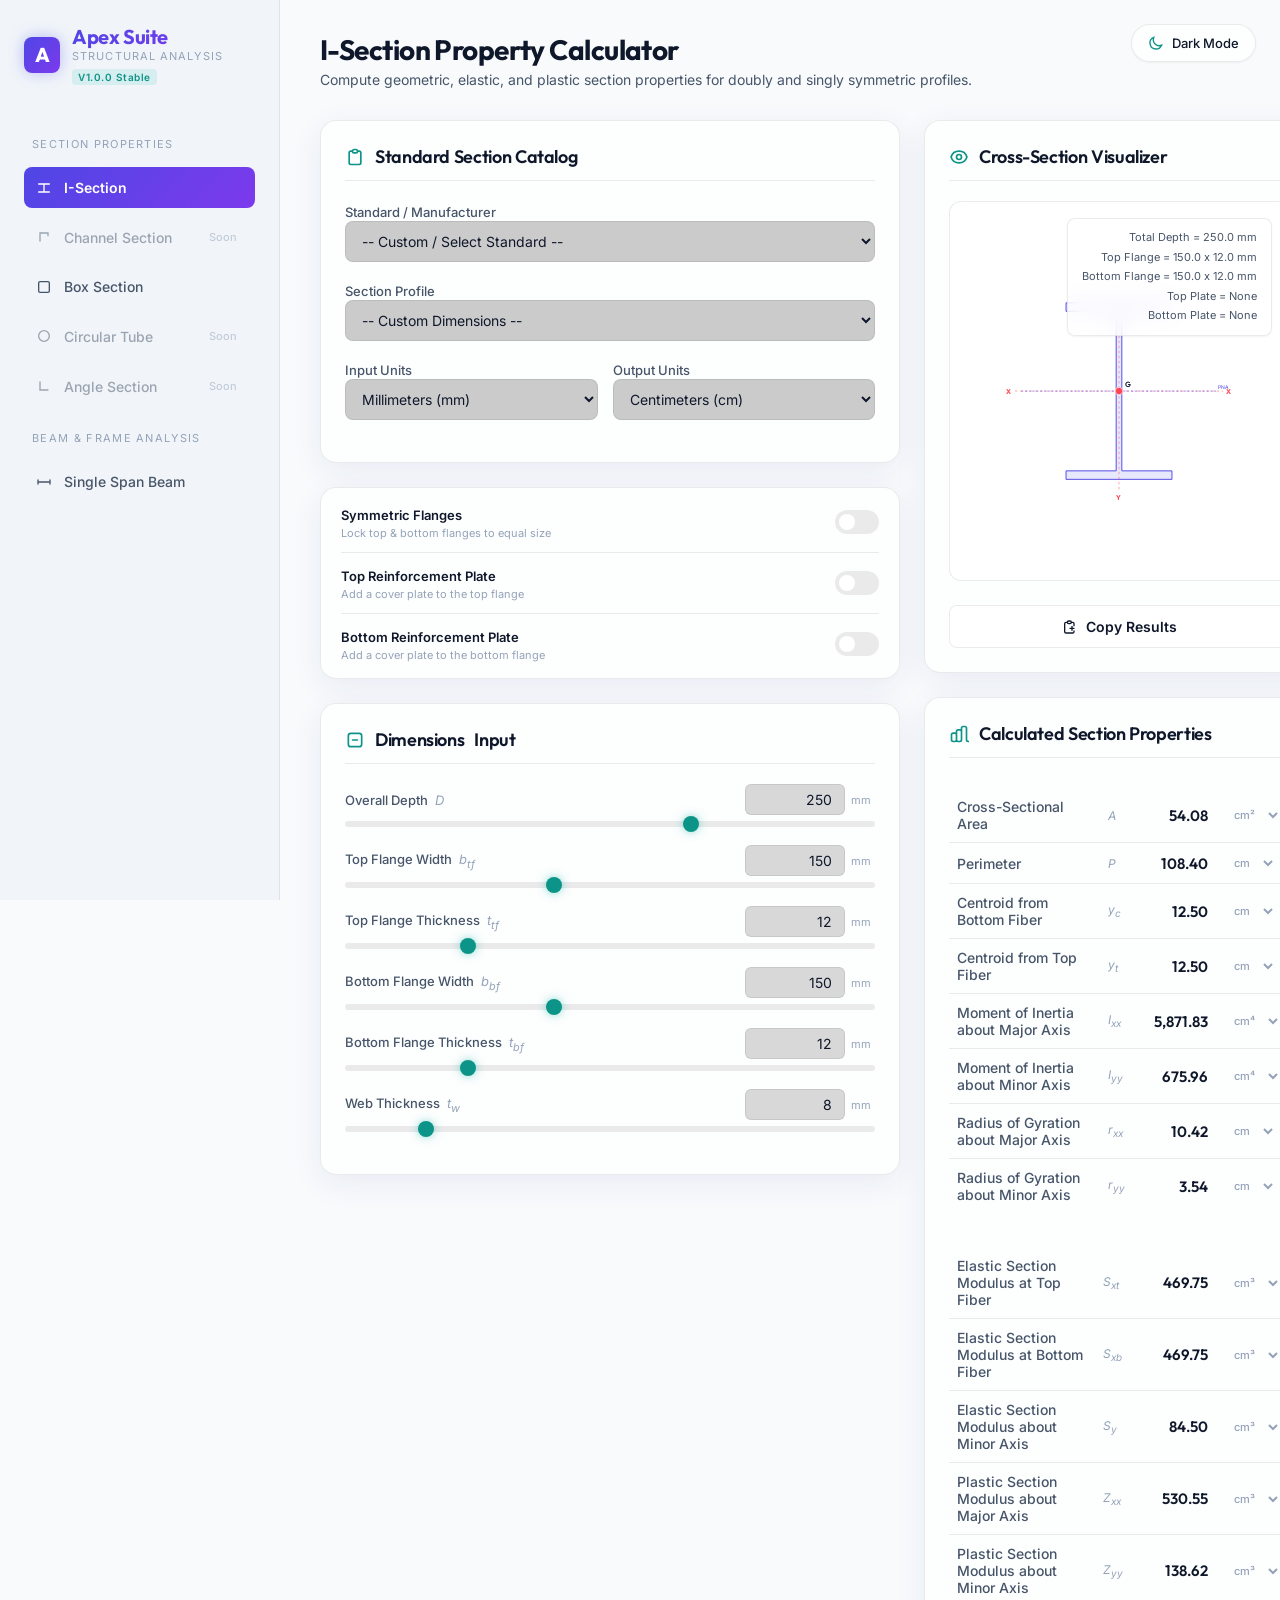
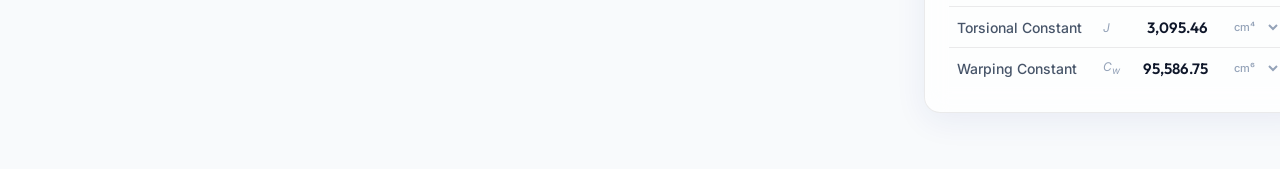
<file: index.html>
<!DOCTYPE html>
<html lang="en" data-theme="light">
<head>
  <meta charset="UTF-8">
  <meta name="viewport" content="width=device-width, initial-scale=1.0">
  <title>Apex Structural Analysis Suite - Section Properties</title>
  <meta name="description" content="Calculate and visualize geometric, elastic, and plastic section properties of doubly and singly symmetric I-sections in real-time. Export reports and copy results.">
  <link rel="stylesheet" href="css/style.css?v=5.0">
</head>
<body>
  <!-- Sidebar Mobile Toggle (Top Left) -->
  <button id="sidebar-toggle" class="sidebar-toggle" aria-label="Toggle Navigation">
    <svg width="20" height="20" fill="none" stroke="currentColor" stroke-width="2" viewBox="0 0 24 24"><path d="M4 6h16M4 12h16M4 18h16" stroke-linecap="round"/></svg>
  </button>

  <!-- Sidebar Backdrop Overlay for Mobile -->
  <div id="sidebar-backdrop" class="sidebar-backdrop"></div>

  <!-- Floating Theme Toggle (Top Right) -->
  <button id="theme-toggle" class="floating-theme-toggle" aria-label="Toggle Dark/Light Mode">
    <svg width="16" height="16" fill="none" stroke="currentColor" stroke-width="2" viewBox="0 0 24 24" id="theme-icon"><path d="M20.354 15.354A9 9 0 018.646 3.646 9.003 9.003 0 0012 21a9.003 9.003 0 008.354-5.646z" stroke-linecap="round"/></svg>
    <span id="theme-text">Dark Mode</span>
  </button>
  <div class="app-container">
    <!-- Sidebar Navigation -->
    <aside class="sidebar">
      <div class="logo-container">
        <div class="logo-icon">A</div>
        <div class="logo-text">
          <h1>Apex Suite</h1>
          <span>Structural Analysis</span>
          <div class="sidebar-version">V1.0.0 Stable</div>
        </div>
      </div>
      
      <nav class="nav-menu">
        <div class="nav-section-title">Section Properties</div>
        <a class="nav-item active" id="nav-isection" data-section="I-Section">
          <svg width="16" height="16" fill="none" stroke="currentColor" stroke-width="2" viewBox="0 0 24 24"><path d="M4 6h16M4 18h16M12 6v12" stroke-linecap="round"/></svg>
          I-Section
        </a>
        <a class="nav-item disabled" data-section="Channel-Section">
          <svg width="16" height="16" fill="none" stroke="currentColor" stroke-width="2" viewBox="0 0 24 24"><path d="M6 18V6h12v4" stroke-linecap="round"/></svg>
          Channel Section
          <span class="lock-icon">Soon</span>
        </a>
        <a class="nav-item disabled" data-section="Box-Section">
          <svg width="16" height="16" fill="none" stroke="currentColor" stroke-width="2" viewBox="0 0 24 24"><rect x="4" y="4" width="16" height="16" rx="2" stroke-linecap="round"/></svg>
          Box Section
          <span class="lock-icon">Soon</span>
        </a>
        <a class="nav-item disabled" data-section="Circular-Section">
          <svg width="16" height="16" fill="none" stroke="currentColor" stroke-width="2" viewBox="0 0 24 24"><circle cx="12" cy="12" r="8" stroke-linecap="round"/></svg>
          Circular Tube
          <span class="lock-icon">Soon</span>
        </a>
        <a class="nav-item disabled" data-section="Angle-Section">
          <svg width="16" height="16" fill="none" stroke="currentColor" stroke-width="2" viewBox="0 0 24 24"><path d="M6 6v12h12" stroke-linecap="round"/></svg>
          Angle Section
          <span class="lock-icon">Soon</span>
        </a>

        <div class="nav-section-title">Beam & Frame Analysis</div>
        <a class="nav-item" id="nav-single-beam" data-section="Single-Beam">
          <svg width="16" height="16" fill="none" stroke="currentColor" stroke-width="2" viewBox="0 0 24 24"><path d="M3 12h18M3 9v6M21 9v6" stroke-linecap="round"/></svg>
          Single Span Beam
        </a>
      </nav>


    </aside>

    <!-- Main Workspace -->
    <main class="main-content">
      <!-- Header -->
      <header class="header-bar">
        <div class="header-title">
          <h2 class="print-hidden">I-Section Property Calculator</h2>
          <h2 class="print-only-title">Property Calculator</h2>
          <p class="print-hidden">Compute geometric, elastic, and plastic section properties for doubly and singly symmetric profiles.</p>
          <div class="print-section-type" id="print-section-type">
            <span class="type-label">Section Type:</span>
            <span class="type-value">I section</span>
          </div>
        </div>
      </header>

      <!-- Section Properties View Container -->
      <div id="section-properties-view">
        <!-- Dashboard Workspace Grid -->
        <div class="workspace-grid">
        
        <!-- Left Side: Inputs & Presets -->
        <section class="left-column">
          
          <!-- Section Presets Card -->
          <div class="card" id="card-presets">
            <h3 class="card-title">
              <svg width="20" height="20" fill="none" stroke="currentColor" stroke-width="2" viewBox="0 0 24 24"><path d="M9 5H7a2 2 0 00-2 2v12a2 2 0 002 2h10a2 2 0 002-2V7a2 2 0 00-2-2h-2M9 5a2 2 0 002 2h2a2 2 0 002-2M9 5a2 2 0 012-2h2a2 2 0 012 2" stroke-linecap="round"/></svg>
              Standard Section Catalog
            </h3>
            <div class="form-group">
              <label for="catalog-standard-select">Standard / Manufacturer</label>
              <select id="catalog-standard-select" class="select-input">
                <option value="custom">-- Custom / Select Standard --</option>
              </select>
              <span class="print-value-val" id="print-standard-val">Custom</span>
            </div>
            <div class="form-group" style="margin-top: 12px;">
              <label for="catalog-profile-select">Section Profile</label>
              <select id="catalog-profile-select" class="select-input">
                <option value="custom">-- Custom Dimensions --</option>
              </select>
              <span class="print-value-val" id="print-preset-val">Custom</span>
            </div>
            
            <div class="form-group print-hidden" style="margin-top: 15px; display: flex; gap: 15px;">
              <div style="flex-grow: 1;">
                <label for="input-unit">Input Units</label>
                <select id="input-unit" class="select-input">
                  <option value="mm">Millimeters (mm)</option>
                  <option value="cm">Centimeters (cm)</option>
                  <option value="in">Inches (in)</option>
                  <option value="m">Meters (m)</option>
                </select>
              </div>
              <div style="flex-grow: 1;">
                <label for="output-unit">Output Units</label>
                <select id="output-unit" class="select-input">
                  <option value="mm">Millimeters (mm)</option>
                  <option value="cm" selected>Centimeters (cm)</option>
                  <option value="in">Inches (in)</option>
                  <option value="m">Meters (m)</option>
                </select>
              </div>
            </div>
          </div>

          <!-- Section Options Card -->
          <div class="card print-hidden" style="padding: 16px 20px; margin-bottom: 24px;">
            <div class="switch-group" style="margin-bottom: 12px; border: none; padding: 0; background: none;">
              <div>
                <label style="font-weight:600; color: var(--text-primary);">Symmetric Flanges</label>
                <span class="switch-label-desc">Lock top & bottom flanges to equal size</span>
              </div>
              <label class="switch">
                <input type="checkbox" id="sync-flanges-toggle">
                <span class="switch-slider"></span>
              </label>
            </div>
            <div class="switch-group" style="margin-bottom: 12px; border: none; padding: 12px 0 0 0; border-top: 1px solid var(--border-color); background: none; border-radius: 0;">
              <div>
                <label style="font-weight:600; color: var(--text-primary);">Top Reinforcement Plate</label>
                <span class="switch-label-desc">Add a cover plate to the top flange</span>
              </div>
              <label class="switch">
                <input type="checkbox" id="top-plate-toggle">
                <span class="switch-slider"></span>
              </label>
            </div>
            <div class="switch-group" style="margin-bottom: 0; border: none; padding: 12px 0 0 0; border-top: 1px solid var(--border-color); background: none; border-radius: 0;">
              <div>
                <label style="font-weight:600; color: var(--text-primary);">Bottom Reinforcement Plate</label>
                <span class="switch-label-desc">Add a cover plate to the bottom flange</span>
              </div>
              <label class="switch">
                <input type="checkbox" id="bottom-plate-toggle">
                <span class="switch-slider"></span>
              </label>
            </div>
          </div>

          <!-- Dimensions Input Card -->
          <div class="card" id="card-dimensions">
            <h3 class="card-title">
              <svg width="20" height="20" fill="none" stroke="currentColor" stroke-width="2" viewBox="0 0 24 24"><path d="M4 7v10c0 2 1 3 3 3h10c2 0 3-1 3-3V7c0-2-1-3-3-3H7C5 4 4 5 4 7z" stroke-linecap="round"/><path d="M9 12h6" stroke-linecap="round"/></svg>
              Dimensions<span class="print-hidden"> Input</span>
            </h3>
            
            <!-- Overall Depth (D) -->
            <div class="form-group" data-input-group="depth">
              <div class="form-label-row">
                <label for="param-D">Overall Depth <span class="label-symbol">D</span></label>
                <div class="input-number-container">
                  <input type="number" id="param-D" min="10" max="2000" step="1" value="250">
                  <span class="input-unit-label unit-lbl-length">mm</span>
                </div>
              </div>
              <div class="slider-container">
                <input type="range" id="slider-D" min="10" max="1000" step="1" value="250">
              </div>
            </div>

            <!-- Top Flange Width (btf) -->
            <div class="form-group" data-input-group="top-flange">
              <div class="form-label-row">
                <label for="param-btf">Top Flange Width <span class="label-symbol">b<sub>tf</sub></span></label>
                <div class="input-number-container">
                  <input type="number" id="param-btf" min="5" max="1000" step="1" value="150">
                  <span class="input-unit-label unit-lbl-length">mm</span>
                </div>
              </div>
              <div class="slider-container">
                <input type="range" id="slider-btf" min="5" max="600" step="1" value="150">
              </div>
            </div>

            <!-- Top Flange Thickness (ttf) -->
            <div class="form-group" data-input-group="top-flange">
              <div class="form-label-row">
                <label for="param-ttf">Top Flange Thickness <span class="label-symbol">t<sub>tf</sub></span></label>
                <div class="input-number-container">
                  <input type="number" id="param-ttf" min="1" max="100" step="0.5" value="12">
                  <span class="input-unit-label unit-lbl-length">mm</span>
                </div>
              </div>
              <div class="slider-container">
                <input type="range" id="slider-ttf" min="1" max="100" step="0.5" value="12">
              </div>
            </div>

            <!-- Bottom Flange Width (bbf) -->
            <div class="form-group" data-input-group="bottom-flange" id="group-bbf">
              <div class="form-label-row">
                <label for="param-bbf">Bottom Flange Width <span class="label-symbol">b<sub>bf</sub></span></label>
                <div class="input-number-container">
                  <input type="number" id="param-bbf" min="5" max="1000" step="1" value="150">
                  <span class="input-unit-label unit-lbl-length">mm</span>
                </div>
              </div>
              <div class="slider-container">
                <input type="range" id="slider-bbf" min="5" max="600" step="1" value="150">
              </div>
            </div>

            <!-- Bottom Flange Thickness (tbf) -->
            <div class="form-group" data-input-group="bottom-flange" id="group-tbf">
              <div class="form-label-row">
                <label for="param-tbf">Bottom Flange Thickness <span class="label-symbol">t<sub>bf</sub></span></label>
                <div class="input-number-container">
                  <input type="number" id="param-tbf" min="1" max="100" step="0.5" value="12">
                  <span class="input-unit-label unit-lbl-length">mm</span>
                </div>
              </div>
              <div class="slider-container">
                <input type="range" id="slider-tbf" min="1" max="100" step="0.5" value="12">
              </div>
            </div>

            <!-- Web Thickness (tw) -->
            <div class="form-group" data-input-group="web">
              <div class="form-label-row">
                <label for="param-tw">Web Thickness <span class="label-symbol">t<sub>w</sub></span></label>
                <div class="input-number-container">
                  <input type="number" id="param-tw" min="1" max="100" step="0.1" value="8">
                  <span class="input-unit-label unit-lbl-length">mm</span>
                </div>
              </div>
              <div class="slider-container">
                <input type="range" id="slider-tw" min="1" max="50" step="0.5" value="8">
              </div>
            </div>

            <!-- Top Reinforcement Plate (btp, ttp) -->
            <div id="group-top-plate" style="display: none; border-top: 1px dashed var(--border-color); padding-top: 15px; margin-top: 15px;">
              <h4 style="font-size:12px; color:var(--accent-secondary); margin-bottom:12px; text-transform:uppercase;">Top Cover Plate</h4>
              <div class="form-group" data-input-group="top-plate">
                <div class="form-label-row">
                  <label for="param-btp">Plate Width <span class="label-symbol">b<sub>tp</sub></span></label>
                  <div class="input-number-container">
                    <input type="number" id="param-btp" min="5" max="1000" step="1" value="160">
                    <span class="input-unit-label unit-lbl-length">mm</span>
                  </div>
                </div>
                <div class="slider-container">
                  <input type="range" id="slider-btp" min="5" max="600" step="1" value="160">
                </div>
              </div>
              <div class="form-group" data-input-group="top-plate">
                <div class="form-label-row">
                  <label for="param-ttp">Plate Thickness <span class="label-symbol">t<sub>tp</sub></span></label>
                  <div class="input-number-container">
                    <input type="number" id="param-ttp" min="1" max="100" step="1" value="10">
                    <span class="input-unit-label unit-lbl-length">mm</span>
                  </div>
                </div>
                <div class="slider-container">
                  <input type="range" id="slider-ttp" min="1" max="100" step="1" value="10">
                </div>
              </div>
            </div>

            <!-- Bottom Reinforcement Plate (bbp, tbp) -->
            <div id="group-bottom-plate" style="display: none; border-top: 1px dashed var(--border-color); padding-top: 15px; margin-top: 15px;">
              <h4 style="font-size:12px; color:var(--accent-secondary); margin-bottom:12px; text-transform:uppercase;">Bottom Cover Plate</h4>
              <div class="form-group" data-input-group="bottom-plate">
                <div class="form-label-row">
                  <label for="param-bbp">Plate Width <span class="label-symbol">b<sub>bp</sub></span></label>
                  <div class="input-number-container">
                    <input type="number" id="param-bbp" min="5" max="1000" step="1" value="160">
                    <span class="input-unit-label unit-lbl-length">mm</span>
                  </div>
                </div>
                <div class="slider-container">
                  <input type="range" id="slider-bbp" min="5" max="600" step="1" value="160">
                </div>
              </div>
              <div class="form-group" data-input-group="bottom-plate">
                <div class="form-label-row">
                  <label for="param-tbp">Plate Thickness <span class="label-symbol">t<sub>bp</sub></span></label>
                  <div class="input-number-container">
                    <input type="number" id="param-tbp" min="1" max="100" step="1" value="10">
                    <span class="input-unit-label unit-lbl-length">mm</span>
                  </div>
                </div>
                <div class="slider-container">
                  <input type="range" id="slider-tbp" min="1" max="100" step="1" value="10">
                </div>
              </div>
            </div>

            <!-- Validation Error Alert -->
            <div id="validation-error" style="color: var(--error); font-size:12px; font-weight:500; display:none; padding:10px; background:rgba(239,68,68,0.1); border-radius:6px; border:1px solid rgba(239,68,68,0.2); margin-top:10px;">
              Error message here.
            </div>
          </div>
        </section>

        <!-- Right Side: Visualization & Results -->
        <section class="right-column">
          <!-- Visualization SVG Card -->
          <div class="card" id="card-visualizer">
            <h3 class="card-title">
              <svg width="20" height="20" fill="none" stroke="currentColor" stroke-width="2" viewBox="0 0 24 24"><path d="M15 12a3 3 0 11-6 0 3 3 0 016 0z" stroke-linecap="round"/><path d="M2.458 12C3.732 7.943 7.523 5 12 5c4.478 0 8.268 2.943 9.542 7-1.274 4.057-5.064 7-9.542 7-4.477 0-8.268-2.943-9.542-7z" stroke-linecap="round"/></svg>
              Cross-Section Visualizer
            </h3>
            <div class="visualization-box">
              <div id="visualization-container" style="width: 100%; height: 100%; display: flex; justify-content: center; align-items: center;"></div>
              <div class="visualizer-overlay" id="visualizer-summary-overlay"></div>
            </div>
            <div class="btn-group">
              <button class="btn btn-secondary" id="btn-copy" style="width: 100%; justify-content: center;">
                <svg width="16" height="16" fill="none" stroke="currentColor" stroke-width="2" viewBox="0 0 24 24"><path d="M8 5H6a2 2 0 00-2 2v12a2 2 0 002 2h10a2 2 0 002-2v-1M8 5a2 2 0 002 2h2a2 2 0 002-2M8 5a2 2 0 012-2h2a2 2 0 012 2m0 0h2a2 2 0 012 2v3m-6 4h6m-3-3v6" stroke-linecap="round"/></svg>
                Copy Results
              </button>
            </div>
          </div>

          <!-- Section Results Card -->
          <div class="card" id="card-results">
            <h3 class="card-title">
              <svg width="20" height="20" fill="none" stroke="currentColor" stroke-width="2" viewBox="0 0 24 24"><path d="M9 19v-6a2 2 0 00-2-2H5a2 2 0 00-2 2v6a2 2 0 002 2h2a2 2 0 002-2zm0 0V9a2 2 0 012-2h2a2 2 0 012 2v10m-6 0a2 2 0 002 2h2a2 2 0 002-2m0 0V5a2 2 0 012-2h2a2 2 0 012 2v14a2 2 0 002 2h2a2 2 0 002-2" stroke-linecap="round"/></svg>
              Calculated Section Properties
            </h3>
            
            <div class="results-grid">
              <!-- Column 1: Area, Perimeter, Centroids & Inertia -->
              <div class="results-table-container">
                <table class="results-table">
                  <tr>
                    <td class="property-name">Cross-Sectional Area</td>
                    <td class="property-symbol">A</td>
                    <td class="property-value" id="res-A">-</td>
                    <td class="property-unit">
                      <select class="row-unit-select" data-property="A" data-type="area" aria-label="Area units for A">
                        <option value="mm">mm²</option>
                        <option value="cm" selected>cm²</option>
                        <option value="in">in²</option>
                        <option value="m">m²</option>
                      </select>
                      <span class="print-unit-val" id="print-unit-A">cm²</span>
                    </td>
                  </tr>
                  <tr>
                    <td class="property-name">Perimeter</td>
                    <td class="property-symbol">P</td>
                    <td class="property-value" id="res-P">-</td>
                    <td class="property-unit">
                      <select class="row-unit-select" data-property="P" data-type="length" aria-label="Length units for P">
                        <option value="mm">mm</option>
                        <option value="cm" selected>cm</option>
                        <option value="in">in</option>
                        <option value="m">m</option>
                      </select>
                      <span class="print-unit-val" id="print-unit-P">cm</span>
                    </td>
                  </tr>
                  <tr>
                    <td class="property-name">Centroid from Bottom Fiber</td>
                    <td class="property-symbol">y<sub>c</sub></td>
                    <td class="property-value" id="res-yc">-</td>
                    <td class="property-unit">
                      <select class="row-unit-select" data-property="yc" data-type="length" aria-label="Length units for yc">
                        <option value="mm">mm</option>
                        <option value="cm" selected>cm</option>
                        <option value="in">in</option>
                        <option value="m">m</option>
                      </select>
                      <span class="print-unit-val" id="print-unit-yc">cm</span>
                    </td>
                  </tr>
                  <tr>
                    <td class="property-name">Centroid from Top Fiber</td>
                    <td class="property-symbol">y<sub>t</sub></td>
                    <td class="property-value" id="res-yt">-</td>
                    <td class="property-unit">
                      <select class="row-unit-select" data-property="yt" data-type="length" aria-label="Length units for yt">
                        <option value="mm">mm</option>
                        <option value="cm" selected>cm</option>
                        <option value="in">in</option>
                        <option value="m">m</option>
                      </select>
                      <span class="print-unit-val" id="print-unit-yt">cm</span>
                    </td>
                  </tr>
                  <tr>
                    <td class="property-name">Moment of Inertia about Major Axis</td>
                    <td class="property-symbol">I<sub>xx</sub></td>
                    <td class="property-value" id="res-Ixx">-</td>
                    <td class="property-unit">
                      <select class="row-unit-select" data-property="Ixx" data-type="inertia" aria-label="Inertia units for Ixx">
                        <option value="mm">mm⁴</option>
                        <option value="cm" selected>cm⁴</option>
                        <option value="in">in⁴</option>
                        <option value="m">m⁴</option>
                      </select>
                      <span class="print-unit-val" id="print-unit-Ixx">cm⁴</span>
                    </td>
                  </tr>
                  <tr>
                    <td class="property-name">Moment of Inertia about Minor Axis</td>
                    <td class="property-symbol">I<sub>yy</sub></td>
                    <td class="property-value" id="res-Iyy">-</td>
                    <td class="property-unit">
                      <select class="row-unit-select" data-property="Iyy" data-type="inertia" aria-label="Inertia units for Iyy">
                        <option value="mm">mm⁴</option>
                        <option value="cm" selected>cm⁴</option>
                        <option value="in">in⁴</option>
                        <option value="m">m⁴</option>
                      </select>
                      <span class="print-unit-val" id="print-unit-Iyy">cm⁴</span>
                    </td>
                  </tr>
                  <tr>
                    <td class="property-name">Radius of Gyration about Major Axis</td>
                    <td class="property-symbol">r<sub>xx</sub></td>
                    <td class="property-value" id="res-rxx">-</td>
                    <td class="property-unit">
                      <select class="row-unit-select" data-property="rxx" data-type="length" aria-label="Length units for rxx">
                        <option value="mm">mm</option>
                        <option value="cm" selected>cm</option>
                        <option value="in">in</option>
                        <option value="m">m</option>
                      </select>
                      <span class="print-unit-val" id="print-unit-rxx">cm</span>
                    </td>
                  </tr>
                  <tr>
                    <td class="property-name">Radius of Gyration about Minor Axis</td>
                    <td class="property-symbol">r<sub>yy</sub></td>
                    <td class="property-value" id="res-ryy">-</td>
                    <td class="property-unit">
                      <select class="row-unit-select" data-property="ryy" data-type="length" aria-label="Length units for ryy">
                        <option value="mm">mm</option>
                        <option value="cm" selected>cm</option>
                        <option value="in">in</option>
                        <option value="m">m</option>
                      </select>
                      <span class="print-unit-val" id="print-unit-ryy">cm</span>
                    </td>
                  </tr>
                </table>
              </div>

              <!-- Column 2: Moduli, Plastic & Torsional -->
              <div class="results-table-container">
                <table class="results-table">
                  <tr>
                    <td class="property-name">Elastic Section Modulus at Top Fiber</td>
                    <td class="property-symbol">S<sub>xt</sub></td>
                    <td class="property-value" id="res-Sxt">-</td>
                    <td class="property-unit">
                      <select class="row-unit-select" data-property="Sxt" data-type="modulus" aria-label="Modulus units for Sxt">
                        <option value="mm">mm³</option>
                        <option value="cm" selected>cm³</option>
                        <option value="in">in³</option>
                        <option value="m">m³</option>
                      </select>
                      <span class="print-unit-val" id="print-unit-Sxt">cm³</span>
                    </td>
                  </tr>
                  <tr>
                    <td class="property-name">Elastic Section Modulus at Bottom Fiber</td>
                    <td class="property-symbol">S<sub>xb</sub></td>
                    <td class="property-value" id="res-Sxb">-</td>
                    <td class="property-unit">
                      <select class="row-unit-select" data-property="Sxb" data-type="modulus" aria-label="Modulus units for Sxb">
                        <option value="mm">mm³</option>
                        <option value="cm" selected>cm³</option>
                        <option value="in">in³</option>
                        <option value="m">m³</option>
                      </select>
                      <span class="print-unit-val" id="print-unit-Sxb">cm³</span>
                    </td>
                  </tr>
                  <tr>
                    <td class="property-name">Elastic Section Modulus about Minor Axis</td>
                    <td class="property-symbol">S<sub>y</sub></td>
                    <td class="property-value" id="res-Sy">-</td>
                    <td class="property-unit">
                      <select class="row-unit-select" data-property="Sy" data-type="modulus" aria-label="Modulus units for Sy">
                        <option value="mm">mm³</option>
                        <option value="cm" selected>cm³</option>
                        <option value="in">in³</option>
                        <option value="m">m³</option>
                      </select>
                      <span class="print-unit-val" id="print-unit-Sy">cm³</span>
                    </td>
                  </tr>
                  <tr>
                    <td class="property-name">Plastic Section Modulus about Major Axis</td>
                    <td class="property-symbol">Z<sub>xx</sub></td>
                    <td class="property-value" id="res-Zxx">-</td>
                    <td class="property-unit">
                      <select class="row-unit-select" data-property="Zxx" data-type="modulus" aria-label="Modulus units for Zxx">
                        <option value="mm">mm³</option>
                        <option value="cm" selected>cm³</option>
                        <option value="in">in³</option>
                        <option value="m">m³</option>
                      </select>
                      <span class="print-unit-val" id="print-unit-Zxx">cm³</span>
                    </td>
                  </tr>
                  <tr>
                    <td class="property-name">Plastic Section Modulus about Minor Axis</td>
                    <td class="property-symbol">Z<sub>yy</sub></td>
                    <td class="property-value" id="res-Zyy">-</td>
                    <td class="property-unit">
                      <select class="row-unit-select" data-property="Zyy" data-type="modulus" aria-label="Modulus units for Zyy">
                        <option value="mm">mm³</option>
                        <option value="cm" selected>cm³</option>
                        <option value="in">in³</option>
                        <option value="m">m³</option>
                      </select>
                      <span class="print-unit-val" id="print-unit-Zyy">cm³</span>
                    </td>
                  </tr>
                  <tr>
                    <td class="property-name">Torsional Constant</td>
                    <td class="property-symbol">J</td>
                    <td class="property-value" id="res-J">-</td>
                    <td class="property-unit">
                      <select class="row-unit-select" data-property="J" data-type="inertia" aria-label="Inertia units for J">
                        <option value="mm">mm⁴</option>
                        <option value="cm" selected>cm⁴</option>
                        <option value="in">in⁴</option>
                        <option value="m">m⁴</option>
                      </select>
                      <span class="print-unit-val" id="print-unit-J">cm⁴</span>
                    </td>
                  </tr>
                  <tr>
                    <td class="property-name">Warping Constant</td>
                    <td class="property-symbol">C<sub>w</sub></td>
                    <td class="property-value" id="res-Cw">-</td>
                    <td class="property-unit">
                      <select class="row-unit-select" data-property="Cw" data-type="warping" aria-label="Warping units for Cw">
                        <option value="mm">mm⁶</option>
                        <option value="cm" selected>cm⁶</option>
                        <option value="in">in⁶</option>
                        <option value="m">m⁶</option>
                      </select>
                      <span class="print-unit-val" id="print-unit-Cw">cm⁶</span>
                    </td>
                  </tr>
                </table>
              </div>
            </div>
          </div>



        </section>
      </div>
      </div>
      
      <!-- Beam Analysis View Container -->
      <div id="beam-analysis-view" style="display: none;">
        <div class="workspace-grid">
          
          <!-- Left Column: Inputs & Tables -->
          <section class="left-column">
            
            <!-- Beam Specifications Card -->
            <div class="card">
              <h3 class="card-title">
                <svg width="20" height="20" fill="none" stroke="currentColor" stroke-width="2" viewBox="0 0 24 24"><path d="M13 10V3L4 14h7v7l9-11h-7z" stroke-linecap="round"/></svg>
                Beam Specifications
              </h3>
              <div class="beam-specs-box" style="padding: 14px; border: 1px solid var(--border-color); border-radius: 12px; background: rgba(0, 0, 0, 0.02); display: flex; gap: 15px;">
                <div style="flex: 1; min-width: 0;">
                  <label for="beam-length" style="font-size: 11px; font-weight: 600; color: var(--text-secondary); margin-bottom: 6px; display: block; text-transform: uppercase; letter-spacing: 0.5px;">Total Length (L)</label>
                  <div style="display: flex; gap: 6px; align-items: center;">
                    <input type="number" id="beam-length" min="1" max="100000" step="0.5" value="6" class="form-control" style="font-size: 13px; padding: 6px 10px; height: 32px; border-radius: 6px; border: 1px solid var(--border-color); background-color: var(--bg-card); color: var(--text-primary); flex: 1; min-width: 0; text-align: right;">
                    <select id="unit-beam-length" class="form-control" style="font-size: 12px; padding: 4px 8px; height: 32px; border-radius: 6px; border: 1px solid var(--border-color); background-color: var(--bg-card); color: var(--text-primary); width: 65px; cursor: pointer; min-width: 65px;">
                      <option value="m" selected>m</option>
                      <option value="cm">cm</option>
                      <option value="mm">mm</option>
                      <option value="in">in</option>
                      <option value="ft">ft</option>
                    </select>
                  </div>
                </div>
                <div style="flex: 1; min-width: 0;">
                  <label for="beam-E" style="font-size: 11px; font-weight: 600; color: var(--text-secondary); margin-bottom: 6px; display: block; text-transform: uppercase; letter-spacing: 0.5px;">Elastic Modulus (E)</label>
                  <div style="display: flex; gap: 6px; align-items: center;">
                    <input type="number" id="beam-E" min="1" max="50000000" step="10" value="200" class="form-control" style="font-size: 13px; padding: 6px 10px; height: 32px; border-radius: 6px; border: 1px solid var(--border-color); background-color: var(--bg-card); color: var(--text-primary); flex: 1; min-width: 0; text-align: right;">
                    <select id="unit-beam-E" class="form-control" style="font-size: 12px; padding: 4px 6px; height: 32px; border-radius: 6px; border: 1px solid var(--border-color); background-color: var(--bg-card); color: var(--text-primary); width: 70px; cursor: pointer; min-width: 70px;">
                      <option value="GPa" selected>GPa</option>
                      <option value="MPa">MPa</option>
                      <option value="psi">psi</option>
                      <option value="ksi">ksi</option>
                    </select>
                  </div>
                </div>
              </div>
            </div>

            <!-- Supports Card -->
            <div class="card">
              <h3 class="card-title" style="display: flex; justify-content: space-between; align-items: center;">
                <span>
                  <svg width="20" height="20" fill="none" stroke="currentColor" stroke-width="2" viewBox="0 0 24 24"><path d="M19 11H5m14 0a2 2 0 012 2v6a2 2 0 01-2 2H5a2 2 0 01-2-2v-6a2 2 0 012-2m14 0V9a2 2 0 00-2-2M5 11V9a2 2 0 012-2m0 0V5a2 2 0 012-2h6a2 2 0 012 2v2M7 7h10" stroke-linecap="round"/></svg>
                  Supports
                </span>
                <button class="btn btn-secondary btn-sm" id="btn-add-support" style="padding: 4px 8px; font-size: 11px; gap: 4px;">+ Add Support</button>
              </h3>
              <div class="table-responsive">
                <table class="beam-inputs-table" id="table-supports">
                  <thead>
                    <tr class="title-row">
                      <th style="width: 100px; min-width: 100px; text-align: center;">Support</th>
                      <th style="width: 140px; min-width: 140px; text-align: center;">Location x</th>
                      <th style="width: 140px; min-width: 140px;">Type</th>
                      <th style="width: 180px; min-width: 180px; text-align: center;">Stiffness K<sub>y</sub></th>
                      <th style="width: 45px; min-width: 45px; text-align: center;">Action</th>
                    </tr>
                    <tr class="unit-row">
                      <th></th>
                      <th style="text-align: center;">m</th>
                      <th></th>
                      <th style="text-align: center;">kN/m</th>
                      <th></th>
                    </tr>
                  </thead>
                  <tbody>
                    <!-- Rows dynamically generated -->
                  </tbody>
                </table>
              </div>
            </div>

            <!-- Loads Card -->
            <div class="card">
              <h3 class="card-title" style="display: flex; justify-content: space-between; align-items: center;">
                <span>
                  <svg width="20" height="20" fill="none" stroke="currentColor" stroke-width="2" viewBox="0 0 24 24"><path d="M19 13l-7 7-7-7m14-6l-7 7-7-7" stroke-linecap="round"/></svg>
                  Loads
                </span>
                <button class="btn btn-secondary btn-sm" id="btn-add-load" style="padding: 4px 8px; font-size: 11px; gap: 4px;">+ Add Load</button>
              </h3>
              <!-- Unit Settings Section -->
              <div class="unit-settings-card" style="margin-bottom: 16px; padding: 12px; border: 1px solid var(--border-color); border-radius: 12px; background: rgba(0, 0, 0, 0.02); display: flex; gap: 12px;">
                <!-- Column 1: Load Units (Stacked Vertically) -->
                <div style="flex: 1.8; display: flex; flex-direction: column; gap: 10px; min-width: 0;">
                  <div>
                    <label for="unit-point-load" style="font-size: 11px; font-weight: 600; color: var(--text-secondary); margin-bottom: 4px; display: block; text-transform: uppercase; letter-spacing: 0.5px;">Point Load</label>
                    <select id="unit-point-load" class="form-control" style="font-size: 12px; padding: 4px 8px; height: 32px; border-radius: 6px; border: 1px solid var(--border-color); background-color: var(--bg-card); color: var(--text-primary); width: 100%;">
                      <option value="kN" selected>kN</option>
                      <option value="N">N</option>
                      <option value="kg">kg</option>
                      <option value="MTon">MTon</option>
                      <option value="lbf">lbf</option>
                      <option value="kip">kip</option>
                    </select>
                  </div>
                  <div>
                    <label style="font-size: 11px; font-weight: 600; color: var(--text-secondary); margin-bottom: 4px; display: block; text-transform: uppercase; letter-spacing: 0.5px;">Moment</label>
                    <div style="display: flex; align-items: center; gap: 4px;">
                      <select id="unit-moment-force" class="form-control" style="font-size: 12px; padding: 4px; height: 32px; border-radius: 6px; border: 1px solid var(--border-color); background-color: var(--bg-card); color: var(--text-primary); flex: 1; min-width: 0;">
                        <option value="kN" selected>kN</option>
                        <option value="N">N</option>
                        <option value="kg">kg</option>
                        <option value="MTon">MTon</option>
                        <option value="lbf">lbf</option>
                        <option value="kip">kip</option>
                      </select>
                      <span style="font-size: 12px; font-weight: bold; color: var(--text-secondary); margin: 0 2px;">×</span>
                      <select id="unit-moment-dist" class="form-control" style="font-size: 12px; padding: 4px; height: 32px; border-radius: 6px; border: 1px solid var(--border-color); background-color: var(--bg-card); color: var(--text-primary); flex: 1; min-width: 0;">
                        <option value="m" selected>m</option>
                        <option value="cm">cm</option>
                        <option value="mm">mm</option>
                        <option value="in">in</option>
                        <option value="ft">ft</option>
                      </select>
                    </div>
                  </div>
                  <div>
                    <label style="font-size: 11px; font-weight: 600; color: var(--text-secondary); margin-bottom: 4px; display: block; text-transform: uppercase; letter-spacing: 0.5px;">UDL/Trapezoidal</label>
                    <div style="display: flex; align-items: center; gap: 4px;">
                      <select id="unit-udl-force" class="form-control" style="font-size: 12px; padding: 4px; height: 32px; border-radius: 6px; border: 1px solid var(--border-color); background-color: var(--bg-card); color: var(--text-primary); flex: 1; min-width: 0;">
                        <option value="kN" selected>kN</option>
                        <option value="N">N</option>
                        <option value="kg">kg</option>
                        <option value="MTon">MTon</option>
                        <option value="lbf">lbf</option>
                        <option value="kip">kip</option>
                      </select>
                      <span style="font-size: 12px; font-weight: bold; color: var(--text-secondary); margin: 0 2px;">/</span>
                      <select id="unit-udl-dist" class="form-control" style="font-size: 12px; padding: 4px; height: 32px; border-radius: 6px; border: 1px solid var(--border-color); background-color: var(--bg-card); color: var(--text-primary); flex: 1; min-width: 0;">
                        <option value="m" selected>m</option>
                        <option value="cm">cm</option>
                        <option value="mm">mm</option>
                        <option value="in">in</option>
                        <option value="ft">ft</option>
                      </select>
                    </div>
                  </div>
                </div>
                
                <!-- Column 2: Distance Unit -->
                <div style="flex: 1; display: flex; flex-direction: column; gap: 10px; min-width: 0;">
                  <div>
                    <label for="unit-distance" style="font-size: 11px; font-weight: 600; color: var(--text-secondary); margin-bottom: 4px; display: block; text-transform: uppercase; letter-spacing: 0.5px;">Distance Unit</label>
                    <select id="unit-distance" class="form-control" style="font-size: 12px; padding: 4px 8px; height: 32px; border-radius: 6px; border: 1px solid var(--border-color); background-color: var(--bg-card); color: var(--text-primary); width: 100%;">
                      <option value="m" selected>m</option>
                      <option value="cm">cm</option>
                      <option value="mm">mm</option>
                      <option value="in">in</option>
                      <option value="ft">ft</option>
                    </select>
                  </div>
                </div>

                <!-- Column 3: Angle Unit -->
                <div style="flex: 1; display: flex; flex-direction: column; gap: 10px; min-width: 0;">
                  <div>
                    <label for="unit-angle" style="font-size: 11px; font-weight: 600; color: var(--text-secondary); margin-bottom: 4px; display: block; text-transform: uppercase; letter-spacing: 0.5px;">Angle Unit</label>
                    <select id="unit-angle" class="form-control" style="font-size: 12px; padding: 4px 8px; height: 32px; border-radius: 6px; border: 1px solid var(--border-color); background-color: var(--bg-card); color: var(--text-primary); width: 100%;">
                      <option value="°" selected>°</option>
                      <option value="rad">rad</option>
                    </select>
                  </div>
                </div>
              </div>
              <div class="table-responsive" id="table-loads-container">
                <table class="beam-inputs-table" id="table-loads">
                  <tbody>
                    <!-- Rows dynamically generated in transposed format -->
                  </tbody>
                </table>
              </div>
            </div>

            <div style="margin-bottom: 24px; display: flex; flex-direction: column; gap: 8px;">
              <button class="btn btn-primary" id="btn-solve-beam" style="width: 100%; justify-content: center; height: 44px; font-weight: 600;">
                <svg width="18" height="18" fill="none" stroke="currentColor" stroke-width="2.5" viewBox="0 0 24 24"><path d="M9 5H7a2 2 0 00-2 2v12a2 2 0 002 2h10a2 2 0 002-2V7a2 2 0 00-2-2h-2M9 5a2 2 0 002 2h2a2 2 0 002-2M9 5a2 2 0 012-2h2a2 2 0 012 2m-6 9l2 2 4-4" stroke-linecap="round"/></svg>
                Solve Beam Analysis
              </button>
              <button class="btn btn-secondary" id="btn-open-report-config" style="width: 100%; justify-content: center; height: 44px; font-weight: 600;" disabled>
                <svg width="18" height="18" fill="none" stroke="currentColor" stroke-width="2" viewBox="0 0 24 24"><path d="M9 12h6m-6 4h6m2 5H7a2 2 0 01-2-2V5a2 2 0 012-2h5.586a1 1 0 01.707.293l5.414 5.414a1 1 0 01.293.707V19a2 2 0 01-2 2z" stroke-linecap="round" stroke-linejoin="round"/></svg>
                Generate Report
              </button>
            </div>

          </section>

          <!-- Right Column: Visualizer & Diagrams -->
          <section class="right-column">
            
            <!-- Interactive Schematic Visualizer Card -->
            <div class="card" style="padding: 16px 20px;">
              <h3 class="card-title">
                <svg width="20" height="20" fill="none" stroke="currentColor" stroke-width="2" viewBox="0 0 24 24"><path d="M15 12a3 3 0 11-6 0 3 3 0 016 0z" stroke-linecap="round"/><path d="M2.458 12C3.732 7.943 7.523 5 12 5c4.478 0 8.268 2.943 9.542 7-1.274 4.057-5.064 7-9.542 7-4.477 0-8.268-2.943-9.542-7z" stroke-linecap="round"/></svg>
                Interactive Beam Schematic
              </h3>
              <div class="visualization-box" style="height: 350px; min-height: 350px; margin-bottom: 0; position: relative;">
                <div id="beam-schematic-container" style="width: 100%; height: 100%; touch-action: none;"></div>
                <!-- Drag tooltip indicator -->
                <div id="beam-drag-tooltip" style="position: absolute; display: none; background: var(--bg-card); border: 1px solid var(--accent-secondary); color: var(--text-primary); padding: 4px 8px; border-radius: 4px; font-size: 10px; pointer-events: none; z-index: 10; box-shadow: var(--shadow-sm); transition: opacity 0.15s;"></div>
                <!-- Hover tooltip indicator -->
                <div id="beam-hover-tooltip" style="position: absolute; display: none; background: var(--bg-card); border: 1px solid var(--accent-secondary); color: var(--text-primary); padding: 4px 8px; border-radius: 4px; font-size: 10px; pointer-events: none; z-index: 10; box-shadow: var(--shadow-sm); font-weight: 600;"></div>
              </div>
            </div>

            <!-- Parent Wrapper for All Diagrams -->
            <div id="beam-diagram-container" style="display: flex; flex-direction: column;">
              
              <!-- Card 1: Reactions Graph -->
              <div class="card" id="card-reactions-graph">
                <div class="card-header-flex" style="display: flex; justify-content: space-between; align-items: center; border-bottom: 1px solid var(--border-color); padding-bottom: 8px; margin-bottom: 12px;">
                  <h3 class="card-title" style="margin: 0; display: flex; align-items: center; gap: 8px;">
                    <svg width="20" height="20" fill="none" stroke="currentColor" stroke-width="2" viewBox="0 0 24 24"><path d="M12 4v16m8-8H4" stroke-linecap="round"/></svg>
                    Support Reactions (Graphical)
                  </h3>
                  <div style="display: flex; gap: 16px; align-items: center;">
                    <!-- Force Unit Control -->
                    <div style="display: flex; gap: 6px; align-items: center; font-size: 11px; font-weight: 600; color: var(--text-secondary);">
                      <span>Force =</span>
                      <select id="result-unit-force" class="form-control" style="font-size: 11px; padding: 2px 6px; height: 24px; border-radius: 4px; border: 1px solid var(--border-color); background-color: var(--bg-card); color: var(--text-primary); width: 65px; cursor: pointer; min-width: 65px; font-weight: 500;">
                        <option value="kN" selected>kN</option>
                        <option value="N">N</option>
                        <option value="kg">kg</option>
                        <option value="MTon">MTon</option>
                        <option value="lbf">lbf</option>
                        <option value="kip">kip</option>
                      </select>
                    </div>
                    
                    <!-- Moment Unit Control -->
                    <div style="display: flex; gap: 6px; align-items: center; font-size: 11px; font-weight: 600; color: var(--text-secondary);">
                      <span>Moment =</span>
                      <div style="display: flex; gap: 4px; align-items: center;">
                        <select id="reactions-unit-moment-force" class="form-control" style="font-size: 11px; padding: 2px 4px; height: 24px; border-radius: 4px; border: 1px solid var(--border-color); background-color: var(--bg-card); color: var(--text-primary); width: 60px; cursor: pointer; min-width: 60px; font-weight: 500;">
                          <option value="kN" selected>kN</option>
                          <option value="N">N</option>
                          <option value="kg">kg</option>
                          <option value="MTon">MTon</option>
                          <option value="lbf">lbf</option>
                          <option value="kip">kip</option>
                        </select>
                        <span style="font-size: 11px; font-weight: bold; color: var(--text-secondary); margin: 0 1px;">·</span>
                        <select id="reactions-unit-moment-dist" class="form-control" style="font-size: 11px; padding: 2px 4px; height: 24px; border-radius: 4px; border: 1px solid var(--border-color); background-color: var(--bg-card); color: var(--text-primary); width: 55px; cursor: pointer; min-width: 55px; font-weight: 500;">
                          <option value="m" selected>m</option>
                          <option value="cm">cm</option>
                          <option value="mm">mm</option>
                          <option value="in">in</option>
                          <option value="ft">ft</option>
                        </select>
                      </div>
                    </div>
                    <button class="btn btn-secondary btn-sm toggle-window-btn" data-target="card-reactions-graph" style="font-size: 11px; padding: 2px 8px; height: 24px; border-radius: 4px; font-weight: 600;">Hide</button>
                  </div>
                </div>
                <div class="visualization-box" style="height: 180px; min-height: 180px; margin-bottom: 0; position: relative; touch-action: none;">
                  <div id="reactions-diagram-container" style="width: 100%; height: 100%;"></div>
                  <!-- Hover tooltip indicator for support reactions -->
                  <div id="reactions-hover-tooltip" style="position: absolute; display: none; background: var(--bg-card); border: 1px solid var(--accent-secondary); color: var(--text-primary); padding: 4px 8px; border-radius: 4px; font-size: 10px; pointer-events: none; z-index: 10; box-shadow: var(--shadow-sm); font-weight: 600;"></div>
                </div>
              </div>

              <!-- Card 2: SFD Graph -->
              <div class="card" id="card-sfd-graph">
                <div class="card-header-flex" style="display: flex; justify-content: space-between; align-items: center; border-bottom: 1px solid var(--border-color); padding-bottom: 8px; margin-bottom: 12px;">
                  <h3 class="card-title" style="margin: 0; display: flex; align-items: center; gap: 8px;">
                    <svg width="20" height="20" fill="none" stroke="currentColor" stroke-width="2" viewBox="0 0 24 24"><path d="M9 19V5l12 14V5" stroke-linecap="round"/></svg>
                    Shear Force Diagram (SFD)
                  </h3>
                  <div style="display: flex; gap: 8px; align-items: center;">
                    <select id="result-unit-force-sfd" class="form-control" style="font-size: 11px; padding: 2px 6px; height: 24px; border-radius: 4px; border: 1px solid var(--border-color); background-color: var(--bg-card); color: var(--text-primary); width: 65px; cursor: pointer; min-width: 65px;">
                      <option value="kN" selected>kN</option>
                      <option value="N">N</option>
                      <option value="kg">kg</option>
                      <option value="MTon">MTon</option>
                      <option value="lbf">lbf</option>
                      <option value="kip">kip</option>
                    </select>
                    <button class="btn btn-secondary btn-sm btn-clear-markers" id="btn-clear-sfd" data-diagram="sfd" style="font-size: 11px; padding: 2px 8px; height: 24px; border-radius: 4px; display: none; background: rgba(239,68,68,0.1); color: var(--error); border: 1px solid rgba(239,68,68,0.2); font-weight: 600;">Clear Markers</button>
                    <button class="btn btn-secondary btn-sm toggle-window-btn" data-target="card-sfd-graph" style="font-size: 11px; padding: 2px 8px; height: 24px; border-radius: 4px; font-weight: 600;">Hide</button>
                  </div>
                </div>
                <div class="visualization-box" style="height: 220px; min-height: 220px; margin-bottom: 0; position: relative; touch-action: none;">
                  <div id="sfd-diagram-container" style="width: 100%; height: 100%;"></div>
                </div>
              </div>

              <!-- Card 3: BMD Graph -->
              <div class="card" id="card-bmd-graph">
                <div class="card-header-flex" style="display: flex; justify-content: space-between; align-items: center; border-bottom: 1px solid var(--border-color); padding-bottom: 8px; margin-bottom: 12px;">
                  <h3 class="card-title" style="margin: 0; display: flex; align-items: center; gap: 8px;">
                    <svg width="20" height="20" fill="none" stroke="currentColor" stroke-width="2" viewBox="0 0 24 24"><path d="M12 20s-8-4.5-8-11.5V5l8-2 8 2v3.5c0 7-8 11.5-8 11.5z" stroke-linecap="round"/></svg>
                    Bending Moment Diagram (BMD)
                  </h3>
                  <div style="display: flex; gap: 4px; align-items: center;">
                    <select id="result-unit-moment-force" class="form-control" style="font-size: 11px; padding: 2px 4px; height: 24px; border-radius: 4px; border: 1px solid var(--border-color); background-color: var(--bg-card); color: var(--text-primary); width: 60px; cursor: pointer; min-width: 60px;">
                      <option value="kN" selected>kN</option>
                      <option value="N">N</option>
                      <option value="kg">kg</option>
                      <option value="MTon">MTon</option>
                      <option value="lbf">lbf</option>
                      <option value="kip">kip</option>
                    </select>
                    <span style="font-size: 11px; font-weight: bold; color: var(--text-secondary); margin: 0 1px;">·</span>
                    <select id="result-unit-moment-dist" class="form-control" style="font-size: 11px; padding: 2px 4px; height: 24px; border-radius: 4px; border: 1px solid var(--border-color); background-color: var(--bg-card); color: var(--text-primary); width: 55px; cursor: pointer; min-width: 55px;">
                      <option value="m" selected>m</option>
                      <option value="cm">cm</option>
                      <option value="mm">mm</option>
                      <option value="in">in</option>
                      <option value="ft">ft</option>
                    </select>
                    <div style="width: 4px;"></div>
                    <button class="btn btn-secondary btn-sm btn-clear-markers" id="btn-clear-bmd" data-diagram="bmd" style="font-size: 11px; padding: 2px 8px; height: 24px; border-radius: 4px; display: none; background: rgba(239,68,68,0.1); color: var(--error); border: 1px solid rgba(239,68,68,0.2); font-weight: 600;">Clear Markers</button>
                    <button class="btn btn-secondary btn-sm toggle-window-btn" data-target="card-bmd-graph" style="font-size: 11px; padding: 2px 8px; height: 24px; border-radius: 4px; font-weight: 600;">Hide</button>
                  </div>
                </div>
                <div class="visualization-box" style="height: 220px; min-height: 220px; margin-bottom: 0; position: relative; touch-action: none;">
                  <div id="bmd-diagram-container" style="width: 100%; height: 100%;"></div>
                </div>
              </div>

              <!-- Card 4: AFD Graph -->
              <div class="card" id="card-afd-graph">
                <div class="card-header-flex" style="display: flex; justify-content: space-between; align-items: center; border-bottom: 1px solid var(--border-color); padding-bottom: 8px; margin-bottom: 12px;">
                  <h3 class="card-title" style="margin: 0; display: flex; align-items: center; gap: 8px;">
                    <svg width="20" height="20" fill="none" stroke="currentColor" stroke-width="2" viewBox="0 0 24 24"><path d="M17 8l4 4m0 0l-4 4m4-4H3" stroke-linecap="round"/></svg>
                    Axial Force Diagram (AFD)
                  </h3>
                  <div style="display: flex; gap: 8px; align-items: center;">
                    <select id="result-unit-force-afd" class="form-control" style="font-size: 11px; padding: 2px 6px; height: 24px; border-radius: 4px; border: 1px solid var(--border-color); background-color: var(--bg-card); color: var(--text-primary); width: 65px; cursor: pointer; min-width: 65px;">
                      <option value="kN" selected>kN</option>
                      <option value="N">N</option>
                      <option value="kg">kg</option>
                      <option value="MTon">MTon</option>
                      <option value="lbf">lbf</option>
                      <option value="kip">kip</option>
                    </select>
                    <button class="btn btn-secondary btn-sm btn-clear-markers" id="btn-clear-afd" data-diagram="afd" style="font-size: 11px; padding: 2px 8px; height: 24px; border-radius: 4px; display: none; background: rgba(239,68,68,0.1); color: var(--error); border: 1px solid rgba(239,68,68,0.2); font-weight: 600;">Clear Markers</button>
                    <button class="btn btn-secondary btn-sm toggle-window-btn" data-target="card-afd-graph" style="font-size: 11px; padding: 2px 8px; height: 24px; border-radius: 4px; font-weight: 600;">Hide</button>
                  </div>
                </div>
                <div class="visualization-box" style="height: 220px; min-height: 220px; margin-bottom: 0; position: relative; touch-action: none;">
                  <div id="afd-diagram-container" style="width: 100%; height: 100%;"></div>
                </div>
              </div>

              <!-- Card 5: Deflection Graph -->
              <div class="card" id="card-deflection-graph">
                <div class="card-header-flex" style="display: flex; justify-content: space-between; align-items: center; border-bottom: 1px solid var(--border-color); padding-bottom: 8px; margin-bottom: 12px;">
                  <h3 class="card-title" style="margin: 0; display: flex; align-items: center; gap: 8px;">
                    <svg width="20" height="20" fill="none" stroke="currentColor" stroke-width="2" viewBox="0 0 24 24"><path d="M13 17h8m-8 0V9m0 8l-8-8-4 4" stroke-linecap="round"/></svg>
                    Deflection Diagram
                  </h3>
                  <div style="display: flex; gap: 8px; align-items: center;">
                    <select id="result-unit-displacement" class="form-control" style="font-size: 11px; padding: 2px 6px; height: 24px; border-radius: 4px; border: 1px solid var(--border-color); background-color: var(--bg-card); color: var(--text-primary); width: 60px; cursor: pointer; min-width: 60px;">
                      <option value="mm" selected>mm</option>
                      <option value="cm">cm</option>
                      <option value="m">m</option>
                      <option value="in">in</option>
                      <option value="ft">ft</option>
                    </select>
                    <button class="btn btn-secondary btn-sm btn-clear-markers" id="btn-clear-deflection" data-diagram="deflection" style="font-size: 11px; padding: 2px 8px; height: 24px; border-radius: 4px; display: none; background: rgba(239,68,68,0.1); color: var(--error); border: 1px solid rgba(239,68,68,0.2); font-weight: 600;">Clear Markers</button>
                    <button class="btn btn-secondary btn-sm toggle-window-btn" data-target="card-deflection-graph" style="font-size: 11px; padding: 2px 8px; height: 24px; border-radius: 4px; font-weight: 600;">Hide</button>
                  </div>
                </div>
                <div class="visualization-box" style="height: 220px; min-height: 220px; margin-bottom: 0; position: relative; touch-action: none;">
                  <div id="deflection-diagram-container" style="width: 100%; height: 100%;"></div>
                </div>
              </div>

              <!-- Global Tooltip and Menus inside the Wrapper -->
              <div id="beam-diagram-tooltip" style="position: absolute; display: none; background: var(--bg-card); border: 1px solid var(--accent-secondary); color: var(--text-primary); padding: 5px 10px; border-radius: 6px; font-size: 11px; pointer-events: none; z-index: 10; box-shadow: var(--shadow-md); font-weight: 600; white-space: nowrap;"></div>
              <div id="beam-diagram-menu" style="position: absolute; display: none; background: var(--bg-card); border: 1px solid var(--border-color); border-radius: 8px; padding: 6px; box-shadow: var(--shadow-md); z-index: 100; gap: 4px; display: flex; flex-direction: column;">
                <button class="btn btn-primary btn-sm" id="btn-diagram-add-label" style="padding: 4px 8px; font-size: 11px; font-weight: 600; cursor: pointer; border: none; border-radius: 4px;">+ Add Marker</button>
                <button class="btn btn-secondary btn-sm" id="btn-diagram-cancel" style="padding: 4px 8px; font-size: 11px; cursor: pointer; border: none; border-radius: 4px;">Cancel</button>
              </div>
              <div id="beam-diagram-edit-menu" style="position: absolute; display: none; background: var(--bg-card); border: 1px solid var(--border-color); border-radius: 8px; padding: 10px; box-shadow: var(--shadow-md); z-index: 100; gap: 8px; display: flex; flex-direction: column; width: 180px;">
                <button class="btn btn-primary btn-sm" id="btn-edit-marker-move" style="padding: 6px 12px; font-size: 12px; font-weight: 600; cursor: pointer; border: none; border-radius: 4px;">Move Marker</button>
                <button class="btn btn-secondary btn-sm" id="btn-edit-marker-pos" style="padding: 6px 12px; font-size: 12px; cursor: pointer; border: none; border-radius: 4px;">Edit Position</button>
                
                <div id="edit-marker-input-container" style="display: none; align-items: center; gap: 6px; margin-top: 4px; justify-content: center;">
                  <span style="font-size: 12px; color: var(--text-muted); font-weight: 500;">x =</span>
                  <input type="number" id="edit-marker-x-input" step="0.01" style="width: 80px; padding: 4px 6px; font-size: 12px; border-radius: 4px; border: 1px solid var(--border-color); background: var(--bg-body); color: var(--text-primary); outline: none;" />
                  <span id="edit-marker-x-unit" style="font-size: 12px; color: var(--text-muted); font-weight: 500;">m</span>
                </div>
                
                <button class="btn btn-secondary btn-sm" id="btn-edit-marker-delete" style="padding: 6px 12px; font-size: 12px; cursor: pointer; border: none; border-radius: 4px; color: var(--error); background: rgba(239,68,68,0.1); border: 1px solid rgba(239,68,68,0.2);">Delete Marker</button>
                <button class="btn btn-secondary btn-sm" id="btn-edit-marker-close" style="padding: 6px 12px; font-size: 12px; cursor: pointer; border: none; border-radius: 4px;">Cancel</button>
              </div>

            </div>

            <!-- Support Reactions Card -->
            <div class="card" style="display: none;">
              <h3 class="card-title">
                <svg width="20" height="20" fill="none" stroke="currentColor" stroke-width="2" viewBox="0 0 24 24"><path d="M12 4v16m8-8H4" stroke-linecap="round"/></svg>
                Support Reactions
              </h3>
              <div class="table-responsive">
                <table class="beam-inputs-table" id="table-reactions">
                  <thead>
                    <tr class="title-row">
                      <th style="width: 100px; min-width: 100px; text-align: center;">Support</th>
                      <th style="width: 120px; min-width: 120px; text-align: center;">Location x</th>
                      <th style="width: 140px; min-width: 140px; text-align: right;">Reaction R<sub>x</sub></th>
                      <th style="width: 140px; min-width: 140px; text-align: right;">Reaction R<sub>y</sub></th>
                      <th style="width: 140px; min-width: 140px; text-align: right;">Moment M</th>
                    </tr>
                    <tr class="unit-row">
                      <th></th>
                      <th style="text-align: center;">m</th>
                      <th style="text-align: right;">kN</th>
                      <th style="text-align: right;">kN</th>
                      <th style="text-align: right;">kN·m</th>
                    </tr>
                  </thead>
                  <tbody>
                    <tr>
                      <td colspan="5" style="text-align: center; color: var(--text-secondary);">No active analysis results. Click "Solve Beam Analysis".</td>
                    </tr>
                  </tbody>
                </table>
              </div>
            </div>

          </section>
        </div>
      </div>
    </main>
  </div>



  <!-- Toast Toast Notification -->
  <div class="toast" id="toast-notify">
    <svg width="18" height="18" fill="none" stroke="currentColor" stroke-width="2.5" viewBox="0 0 24 24" style="color: var(--accent-secondary);"><path d="M5 13l4 4L19 7" stroke-linecap="round"/></svg>
    <span id="toast-message">Copied to clipboard!</span>
  </div>



  <!-- Scripts with cache busters -->
  <script src="js/section-properties.js?v=5.5"></script>
  <script src="js/canvas.js?v=5.5"></script>
  <script src="js/app.js?v=5.5"></script>
  <script src="js/beam-analysis.js?v=5.5"></script>
  <script src="js/report-generator.js?v=5.5"></script>
</body>
</html>
</file>
<file: css/style.css>
/* Apex Structural Analysis Suite - Custom Styling */
@import url('https://fonts.googleapis.com/css2?family=Inter:wght@300;400;500;600;700&family=Outfit:wght@400;500;600;700;800&display=swap');

/* Color Palettes & Custom Variables */
:root {
  /* Light Theme Default */
  --bg-primary: #f8fafc;
  --bg-secondary: #f1f5f9;
  --bg-card: rgba(255, 255, 255, 0.75);
  --bg-card-hover: rgba(255, 255, 255, 0.95);
  --bg-visualizer: #ffffff;
  --border-color: rgba(0, 0, 0, 0.08);
  --border-focus: rgba(99, 102, 241, 0.6);
  
  --text-primary: #0f172a;
  --text-secondary: #475569;
  --text-muted: #94a3b8;
  
  --accent-primary: #4f46e5;
  --accent-secondary: #0d9488;
  --accent-gradient: linear-gradient(135deg, #4f46e5, #7c3aed);
  --accent-gradient-hover: linear-gradient(135deg, #4338ca, #6d28d9);
  
  --success: #10b981;
  --warning: #f59e0b;
  --error: #ef4444;
  
  --shadow-sm: 0 1px 2px 0 rgba(0, 0, 0, 0.05);
  --shadow-md: 0 4px 6px -1px rgba(0, 0, 0, 0.1), 0 2px 4px -1px rgba(0, 0, 0, 0.06);
  --shadow-lg: 0 10px 15px -3px rgba(0, 0, 0, 0.2), 0 4px 6px -2px rgba(0, 0, 0, 0.1);
  --shadow-glass: 0 8px 32px 0 rgba(31, 38, 135, 0.07);
  
  --font-sans: 'Inter', sans-serif;
  --font-title: 'Outfit', sans-serif;
  --sidebar-width: 280px;
}

[data-theme="dark"] {
  --bg-primary: #0b0f19;
  --bg-secondary: #121826;
  --bg-card: rgba(22, 28, 45, 0.5);
  --bg-card-hover: rgba(30, 41, 59, 0.65);
  --bg-visualizer: #0b0f19;
  --border-color: rgba(255, 255, 255, 0.07);
  --border-focus: rgba(99, 102, 241, 0.5);
  
  --text-primary: #f3f4f6;
  --text-secondary: #9ca3af;
  --text-muted: #6b7280;
  
  --accent-primary: #6366f1;
  --accent-secondary: #14b8a6;
  --accent-gradient: linear-gradient(135deg, #6366f1, #8b5cf6);
  --accent-gradient-hover: linear-gradient(135deg, #4f46e5, #7c3aed);
  
  --shadow-glass: 0 8px 32px 0 rgba(0, 0, 0, 0.37);
}

/* Reset and Global Styles */
* {
  box-sizing: border-box;
  margin: 0;
  padding: 0;
  transition: background-color 0.3s ease, border-color 0.3s ease, color 0.3s ease;
}

body {
  font-family: var(--font-sans);
  background-color: var(--bg-primary);
  color: var(--text-primary);
  min-height: 100vh;
  display: flex;
  overflow-x: hidden;
}

h1, h2, h3, h4, h5, h6 {
  font-family: var(--font-title);
  font-weight: 600;
  letter-spacing: -0.02em;
}

/* Application Layout */
.app-container {
  display: flex;
  width: 100%;
  min-height: 100vh;
}

/* Sidebar Styling */
.sidebar {
  width: var(--sidebar-width);
  background-color: var(--bg-secondary);
  border-right: 1px solid var(--border-color);
  padding: 24px;
  display: flex;
  flex-direction: column;
  flex-shrink: 0;
  position: fixed;
  height: 100vh;
  z-index: 10;
}

.logo-container {
  display: flex;
  align-items: center;
  gap: 12px;
  margin-bottom: 36px;
}

.logo-icon {
  width: 36px;
  height: 36px;
  background: var(--accent-gradient);
  border-radius: 8px;
  display: flex;
  align-items: center;
  justify-content: center;
  color: white;
  font-family: var(--font-title);
  font-weight: 800;
  font-size: 20px;
  box-shadow: 0 0 15px rgba(99, 102, 241, 0.4);
}

.logo-text h1 {
  font-size: 20px;
  font-weight: 700;
  background: var(--accent-gradient);
  -webkit-background-clip: text;
  -webkit-text-fill-color: transparent;
}

.logo-text span {
  font-size: 11px;
  text-transform: uppercase;
  letter-spacing: 0.1em;
  color: var(--text-muted);
  display: block;
}

.nav-menu {
  display: flex;
  flex-direction: column;
  gap: 8px;
  flex-grow: 1;
}

.nav-section-title {
  font-size: 11px;
  text-transform: uppercase;
  letter-spacing: 0.12em;
  color: var(--text-muted);
  margin-top: 16px;
  margin-bottom: 8px;
  padding-left: 8px;
}

.nav-item {
  display: flex;
  align-items: center;
  gap: 12px;
  padding: 12px;
  border-radius: 8px;
  color: var(--text-secondary);
  text-decoration: none;
  font-weight: 500;
  font-size: 14px;
  cursor: pointer;
}

.nav-item:hover:not(.disabled) {
  background-color: var(--bg-card-hover);
  color: var(--text-primary);
}

.nav-item.active {
  background: var(--accent-gradient);
  color: white;
  font-weight: 600;
}

.nav-item.disabled {
  opacity: 0.5;
  cursor: not-allowed;
}

.nav-item .lock-icon {
  margin-left: auto;
  font-size: 11px;
  background: rgba(255, 255, 255, 0.1);
  padding: 2px 6px;
  border-radius: 4px;
  color: var(--text-muted);
}

.sidebar-footer {
  margin-top: auto;
  padding-top: 16px;
  border-top: 1px solid var(--border-color);
  display: flex;
  flex-direction: column;
  gap: 16px;
}

/* Theme Toggle */
.theme-toggle-btn {
  display: flex;
  align-items: center;
  justify-content: center;
  gap: 8px;
  padding: 10px;
  border-radius: 8px;
  border: 1px solid var(--border-color);
  background: var(--bg-card);
  color: var(--text-secondary);
  cursor: pointer;
  font-family: var(--font-sans);
  font-size: 13px;
  font-weight: 500;
}

.theme-toggle-btn:hover {
  background: var(--bg-card-hover);
  color: var(--text-primary);
}

/* Main Content Area */
.main-content {
  margin-left: var(--sidebar-width);
  flex-grow: 1;
  padding: 32px 40px;
  max-width: 1600px;
}

.header-bar {
  display: flex;
  justify-content: space-between;
  align-items: center;
  margin-bottom: 32px;
  padding-right: 150px; /* Leave space for floating theme toggle */
}

.header-title h2 {
  font-size: 28px;
  font-weight: 700;
  margin-bottom: 4px;
}

.header-title p {
  color: var(--text-secondary);
  font-size: 14px;
}

/* Dashboard Workspace Grid */
.workspace-grid {
  display: grid;
  grid-template-columns: 580px 1fr;
  gap: 24px;
  align-items: start;
}

.unit-subtext {
  font-size: 10px;
  font-weight: 500;
  text-transform: none;
  opacity: 0.75;
  display: block;
  margin-top: 3px;
  color: var(--text-secondary);
}

@media (max-width: 1100px) {
  .workspace-grid {
    grid-template-columns: 1fr;
  }
}

/* Glassmorphic Cards */
.card {
  background: var(--bg-card);
  border: 1px solid var(--border-color);
  border-radius: 16px;
  padding: 24px;
  box-shadow: var(--shadow-glass);
  backdrop-filter: blur(12px);
  -webkit-backdrop-filter: blur(12px);
  margin-bottom: 24px;
}

.card-title {
  font-size: 18px;
  font-weight: 600;
  margin-bottom: 20px;
  display: flex;
  align-items: center;
  gap: 10px;
  border-bottom: 1px solid var(--border-color);
  padding-bottom: 12px;
}

.card-title svg {
  color: var(--accent-secondary);
}

/* Form Styles & Sliders */
.form-group {
  margin-bottom: 18px;
}

.form-label-row {
  display: flex;
  justify-content: space-between;
  align-items: center;
  margin-bottom: 6px;
}

label {
  font-size: 13px;
  font-weight: 500;
  color: var(--text-secondary);
}

.label-symbol {
  font-style: italic;
  color: var(--text-muted);
  font-weight: 400;
  margin-left: 4px;
}

.input-number-container {
  position: relative;
  display: flex;
  align-items: center;
}

.input-number-container input[type="number"] {
  width: 100px;
  padding: 6px 12px;
  border-radius: 6px;
  border: 1px solid var(--border-color);
  background: rgba(0, 0, 0, 0.15);
  color: var(--text-primary);
  font-family: var(--font-sans);
  font-size: 14px;
  text-align: right;
  -moz-appearance: textfield;
}

.input-number-container input[type="number"]::-webkit-outer-spin-button,
.input-number-container input[type="number"]::-webkit-inner-spin-button {
  -webkit-appearance: none;
  margin: 0;
}

.input-unit-label {
  font-size: 11px;
  color: var(--text-muted);
  margin-left: 6px;
  width: 24px;
}

.slider-container {
  display: flex;
  align-items: center;
  gap: 12px;
  margin-top: 6px;
}

.slider-container input[type="range"] {
  flex-grow: 1;
  -webkit-appearance: none;
  height: 6px;
  border-radius: 3px;
  background: var(--border-color);
  outline: none;
}

.slider-container input[type="range"]::-webkit-slider-thumb {
  -webkit-appearance: none;
  width: 16px;
  height: 16px;
  border-radius: 50%;
  background: var(--accent-secondary);
  cursor: pointer;
  box-shadow: 0 0 10px rgba(20, 184, 166, 0.5);
  transition: transform 0.1s;
}

.slider-container input[type="range"]::-webkit-slider-thumb:hover {
  transform: scale(1.2);
}

/* Dropdowns & Selects */
.select-input {
  width: 100%;
  padding: 10px 12px;
  border-radius: 8px;
  border: 1px solid var(--border-color);
  background: rgba(0, 0, 0, 0.2);
  color: var(--text-primary);
  font-family: var(--font-sans);
  font-size: 14px;
  cursor: pointer;
  outline: none;
}

.select-input:focus {
  border-color: var(--accent-primary);
}

.select-input option {
  background-color: var(--bg-secondary);
  color: var(--text-primary);
}

/* Switch styling */
.switch-group {
  display: flex;
  justify-content: space-between;
  align-items: center;
  padding: 12px;
  background: rgba(0, 0, 0, 0.1);
  border-radius: 8px;
  margin-bottom: 20px;
  border: 1px solid var(--border-color);
}

.switch-label-desc {
  font-size: 11px;
  color: var(--text-muted);
  display: block;
  margin-top: 2px;
}

.switch {
  position: relative;
  display: inline-block;
  width: 44px;
  height: 24px;
}

.switch input {
  opacity: 0;
  width: 0;
  height: 0;
}

.switch-slider {
  position: absolute;
  cursor: pointer;
  top: 0; left: 0; right: 0; bottom: 0;
  background-color: var(--border-color);
  transition: .4s;
  border-radius: 24px;
}

.switch-slider:before {
  position: absolute;
  content: "";
  height: 16px;
  width: 16px;
  left: 4px;
  bottom: 4px;
  background-color: white;
  transition: .4s;
  border-radius: 50%;
}

input:checked + .switch-slider {
  background-color: var(--accent-primary);
}

input:checked + .switch-slider:before {
  transform: translateX(20px);
}

/* Interactive SVG Box */
.visualization-box {
  display: flex;
  justify-content: center;
  align-items: center;
  background: var(--bg-visualizer);
  border-radius: 12px;
  padding: 24px;
  margin-bottom: 24px;
  border: 1px solid var(--border-color);
  min-height: 380px;
  position: relative;
  overflow: hidden; /* Constrain elements within display region */
}

.visualization-box svg {
  max-width: 100%;
  max-height: 380px;
  overflow: hidden; /* Prevent zoom bleeding outside box */
}

/* SVG Styling */
.svg-section-shape {
  fill: rgba(99, 102, 241, 0.15);
  stroke: var(--accent-primary);
  stroke-width: 1.5;
  transition: fill 0.2s, stroke-width 0.2s;
}

.svg-section-shape:hover {
  fill: rgba(99, 102, 241, 0.25);
  stroke-width: 2;
}

.svg-flange-top.highlight, .svg-flange-bottom.highlight, .svg-web.highlight {
  fill: rgba(20, 184, 166, 0.3);
  stroke: var(--accent-secondary);
}

.svg-axis-line {
  stroke: #ff4757;
  stroke-dasharray: 4 4;
  stroke-width: 1;
  opacity: 0.75;
}

.svg-axis-label {
  fill: #ff4757;
  font-size: 11px;
  font-family: var(--font-title);
  font-weight: 600;
}

.svg-centroid-marker {
  fill: #ff4757;
  stroke: white;
  stroke-width: 1;
}

.svg-dimension-line {
  stroke: var(--text-muted);
  stroke-width: 1;
  marker-start: url(#arrow-start);
  marker-end: url(#arrow-end);
}

.svg-dimension-extension {
  stroke: var(--text-muted);
  stroke-width: 0.75;
  stroke-dasharray: 2 2;
  opacity: 0.5;
}

.svg-dimension-text {
  fill: var(--text-secondary);
  font-size: 10px;
  font-family: var(--font-sans);
  text-anchor: middle;
}

/* Results Grid Styles */
.results-grid {
  display: grid;
  grid-template-columns: repeat(auto-fit, minmax(340px, 1fr));
  gap: 24px;
}

.results-table-container {
  overflow-x: auto;
}

.results-table {
  width: 100%;
  border-collapse: collapse;
  margin-top: 10px;
  font-size: 14px;
}

.results-table tr {
  border-bottom: 1px solid var(--border-color);
}

.results-table tr:last-child {
  border-bottom: none;
}

.results-table td {
  padding: 10px 8px;
}

.property-name {
  color: var(--text-secondary);
  font-weight: 500;
  width: 50%;
}

.property-symbol {
  font-style: italic;
  color: var(--text-muted);
  font-size: 12px;
  width: 12%;
  text-align: left;
  padding-left: 8px;
}

.property-value {
  text-align: right;
  font-family: var(--font-title);
  font-weight: 600;
  color: var(--text-primary);
  font-size: 15px;
  width: 23%;
  padding-right: 12px;
}

.property-unit {
  text-align: left;
  padding-left: 6px;
  color: var(--text-muted);
  font-size: 11px;
  width: 15%;
}

/* Utilities Info Badges */
.badge {
  background: rgba(99, 102, 241, 0.15);
  color: var(--accent-primary);
  padding: 4px 8px;
  border-radius: 4px;
  font-size: 11px;
  font-weight: 600;
}

.badge-secondary {
  background: rgba(20, 184, 166, 0.15);
  color: var(--accent-secondary);
  padding: 4px 8px;
  border-radius: 4px;
  font-size: 11px;
  font-weight: 600;
}

/* Action Buttons */
.btn-group {
  display: flex;
  gap: 12px;
  margin-top: 24px;
}

.btn {
  display: inline-flex;
  align-items: center;
  justify-content: center;
  gap: 8px;
  padding: 12px 20px;
  border-radius: 8px;
  font-family: var(--font-sans);
  font-size: 14px;
  font-weight: 600;
  cursor: pointer;
  border: none;
  flex-grow: 1;
}

.btn-primary {
  background: var(--accent-gradient);
  color: white;
  box-shadow: 0 4px 15px rgba(99, 102, 241, 0.3);
}

.btn-primary:hover {
  background: var(--accent-gradient-hover);
  box-shadow: 0 4px 20px rgba(99, 102, 241, 0.5);
}

.btn-secondary {
  background: var(--bg-card);
  color: var(--text-primary);
  border: 1px solid var(--border-color);
}

.btn-secondary:hover {
  background: var(--bg-card-hover);
}

/* Toast Notification styling */
.toast {
  position: fixed;
  bottom: 24px;
  right: 24px;
  background: var(--bg-secondary);
  border: 1px solid var(--accent-secondary);
  color: var(--text-primary);
  padding: 12px 24px;
  border-radius: 8px;
  box-shadow: var(--shadow-lg);
  font-family: var(--font-sans);
  font-size: 14px;
  font-weight: 500;
  display: flex;
  align-items: center;
  gap: 10px;
  transform: translateY(100px);
  opacity: 0;
  transition: all 0.3s cubic-bezier(0.175, 0.885, 0.32, 1.275);
  z-index: 100;
}

.toast.show {
  transform: translateY(0);
  opacity: 1;
}

/* Unit Test Results Styling */
.tests-card {
  margin-top: 32px;
}

.test-row {
  display: flex;
  justify-content: space-between;
  padding: 8px 12px;
  border-bottom: 1px solid var(--border-color);
  font-size: 13px;
}

.test-row:last-child {
  border-bottom: none;
}

.test-name {
  font-weight: 500;
}

.test-status {
  font-weight: 600;
}

.test-status.pass {
  color: var(--success);
}

.test-status.fail {
  color: var(--error);
}

/* Floating Theme Toggle (Top Right Viewport) */
.floating-theme-toggle {
  position: fixed;
  top: 24px;
  right: 24px;
  z-index: 100;
  display: flex;
  align-items: center;
  gap: 8px;
  padding: 10px 16px;
  border-radius: 20px;
  border: 1px solid var(--border-color);
  background: var(--bg-card);
  color: var(--text-primary);
  cursor: pointer;
  box-shadow: var(--shadow-sm);
  backdrop-filter: blur(8px);
  -webkit-backdrop-filter: blur(8px);
  font-family: var(--font-sans);
  font-size: 13px;
  font-weight: 500;
  transition: all 0.2s ease;
}

.floating-theme-toggle:hover {
  background: var(--bg-card-hover);
  border-color: var(--accent-primary);
  box-shadow: var(--shadow-md);
  transform: translateY(-1px);
}

.floating-theme-toggle svg {
  color: var(--accent-secondary);
}

/* Row-specific Unit Selectors */
.row-unit-select {
  background: transparent;
  border: none;
  color: var(--text-muted);
  font-family: var(--font-sans);
  font-size: 11px;
  font-weight: 500;
  cursor: pointer;
  outline: none;
  padding: 2px 6px;
  border-radius: 4px;
  transition: all 0.2s ease;
  text-align: left;
}

.row-unit-select:hover {
  color: var(--text-primary);
  background: rgba(0, 0, 0, 0.05);
}

[data-theme="dark"] .row-unit-select:hover {
  background: rgba(255, 255, 255, 0.06);
}

.row-unit-select option {
  background-color: var(--bg-secondary);
  color: var(--text-primary);
}

/* Live Visualizer Summary Overlay */
.visualizer-overlay {
  position: absolute;
  top: 16px;
  right: 16px;
  background: var(--bg-card);
  border: 1px solid var(--border-color);
  border-radius: 8px;
  padding: 10px 14px;
  font-family: var(--font-sans);
  font-size: 11px;
  line-height: 1.6;
  color: var(--text-secondary);
  backdrop-filter: blur(12px);
  -webkit-backdrop-filter: blur(12px);
  pointer-events: none;
  z-index: 5;
  text-align: right;
  box-shadow: var(--shadow-sm);
  transition: background-color 0.3s ease, border-color 0.3s ease, color 0.3s ease;
}

.visualizer-overlay-row {
  margin-bottom: 2px;
}

.visualizer-overlay-row:last-child {
  margin-bottom: 0;
}

/* Sidebar Version Tag */
.sidebar-version {
  font-size: 10px;
  font-weight: 600;
  color: var(--accent-secondary);
  background: rgba(20, 184, 166, 0.12);
  padding: 2px 6px;
  border-radius: 4px;
  display: inline-block;
  margin-top: 6px;
  letter-spacing: 0.05em;
  width: max-content;
}

/* Print-only elements (Hidden on screen) */
.print-unit-val,
.print-only-title,
.print-section-type,
.print-value-val {
  display: none;
}

/* Print Styles */
@media print {
  body {
    background: white !important;
    color: black !important;
  }
  
  .sidebar, .btn-group, .theme-toggle-btn, .floating-theme-toggle, .tests-card, .slider-container, .switch-group, .select-input, .visualizer-overlay, .row-unit-select, .print-hidden {
    display: none !important;
  }

  .print-unit-val {
    display: inline !important;
    color: black !important;
    font-size: 13px;
    font-weight: 500;
  }

  .print-only-title {
    display: block !important;
    font-size: 24px !important;
    font-family: var(--font-title);
    font-weight: 700 !important;
    color: black !important;
    margin-bottom: 6px !important;
    text-transform: uppercase;
    letter-spacing: -0.01em;
  }
  
  .print-section-type {
    display: block !important;
    margin-bottom: 20px !important;
    font-size: 14px !important;
    color: black !important;
  }
  
  .print-section-type .type-label {
    font-weight: 700;
  }
  
  .print-section-type .type-value {
    margin-left: 6px;
    font-weight: 500;
  }

  .print-value-val {
    display: block !important;
    font-size: 14px !important;
    font-weight: 600 !important;
    color: black !important;
    margin-top: 6px !important;
  }
  
  .main-content {
    margin-left: 0 !important;
    padding: 0 !important;
  }

  .workspace-grid {
    display: grid !important;
    grid-template-columns: 1fr 1.25fr !important;
    gap: 12px !important;
  }

  .left-column, .right-column {
    display: contents !important;
  }

  #card-presets {
    grid-column: 1 !important;
    grid-row: 1 !important;
    margin-bottom: 0 !important;
  }

  #card-dimensions {
    grid-column: 1 !important;
    grid-row: 2 !important;
    margin-bottom: 0 !important;
  }

  #card-visualizer {
    grid-column: 2 !important;
    grid-row: 1 / span 2 !important;
    margin-bottom: 0 !important;
  }

  #card-results {
    grid-column: 1 / span 2 !important;
    grid-row: 3 !important;
    margin-bottom: 0 !important;
  }
  
  .card {
    background: white !important;
    border: 1px solid #ddd !important;
    box-shadow: none !important;
    color: black !important;
    page-break-inside: avoid !important;
    padding: 12px 16px !important;
  }
  
  .visualization-box {
    background: white !important;
    border: 1px solid #ddd !important;
    padding: 10px !important;
    min-height: 260px !important;
  }

  .visualization-box svg {
    max-height: 260px !important;
  }
  
  .svg-section-shape {
    fill: rgba(0, 0, 0, 0.05) !important;
    stroke: black !important;
  }
  
  .results-grid {
    grid-template-columns: repeat(2, 1fr) !important;
    gap: 24px !important;
  }

  .results-table td {
    padding: 4px 2px !important;
    font-size: 11px !important;
  }
  
  .property-name, .property-value, .property-unit, .property-symbol {
    color: black !important;
  }

  input[type="number"] {
    border: none !important;
    background: transparent !important;
    color: black !important;
    box-shadow: none !important;
    padding: 0 !important;
    font-weight: 600;
    text-align: right;
    width: 60px !important;
    -webkit-appearance: none;
    -moz-appearance: textfield;
  }
  
  .input-unit-label {
    color: black !important;
  }
}

/* Sidebar Toggle & Backdrop Styles */
.sidebar-toggle {
  display: none;
}

.sidebar-backdrop {
  display: none;
  position: fixed;
  top: 0;
  left: 0;
  width: 100vw;
  height: 100vh;
  background: rgba(0, 0, 0, 0.4);
  backdrop-filter: blur(4px);
  -webkit-backdrop-filter: blur(4px);
  z-index: 15;
  opacity: 0;
  pointer-events: none;
  transition: opacity 0.3s ease;
}

.sidebar-backdrop.active {
  display: block;
  opacity: 1;
  pointer-events: auto;
}

/* Mobile responsiveness overrides */
@media (max-width: 768px) {
  .sidebar-toggle {
    display: flex;
    position: fixed;
    top: 16px;
    left: 16px;
    width: 40px;
    height: 40px;
    border-radius: 8px;
    background: var(--bg-card);
    border: 1px solid var(--border-color);
    color: var(--text-primary);
    align-items: center;
    justify-content: center;
    cursor: pointer;
    z-index: 30;
    box-shadow: var(--shadow-glass);
    transition: background 0.2s, color 0.2s;
  }
  
  .sidebar-toggle:hover {
    background: var(--bg-card-hover);
  }

  .sidebar {
    position: fixed;
    top: 0;
    left: 0;
    height: 100vh;
    width: var(--sidebar-width);
    transform: translateX(-100%);
    transition: transform 0.3s cubic-bezier(0.4, 0, 0.2, 1);
    z-index: 20;
    box-shadow: 10px 0 25px rgba(0, 0, 0, 0.15);
  }

  .sidebar.active {
    transform: translateX(0);
  }

  .main-content {
    margin-left: 0 !important;
    padding: 16px 20px !important;
  }

  .header-bar {
    padding-left: 56px !important;
    padding-right: 0 !important;
    flex-direction: column !important;
    align-items: flex-start !important;
    gap: 12px !important;
  }

  .visualization-box {
    flex-direction: column !important;
    align-items: stretch !important;
    min-height: auto !important;
    padding: 16px !important;
  }

  .visualizer-overlay {
    position: static !important;
    width: 100% !important;
    margin-bottom: 16px !important;
    text-align: left !important;
    box-sizing: border-box !important;
  }
}

/* Beam & Frame Analysis CSS Styles */
.table-responsive {
  max-height: 280px;
  overflow-y: auto;
  position: relative;
  border: 1px solid var(--border-color);
  border-radius: 8px;
}

.beam-inputs-table {
  width: 100%;
  border-collapse: separate;
  border-spacing: 0;
  font-size: 13px;
  text-align: left;
}

.beam-inputs-table th {
  padding: 8px 10px;
  font-weight: 600;
  color: var(--text-secondary);
  background: var(--bg-card);
  backdrop-filter: blur(12px);
  -webkit-backdrop-filter: blur(12px);
  font-size: 11px;
  text-transform: uppercase;
  letter-spacing: 0.03em;
  position: sticky;
  z-index: 10;
}

.beam-inputs-table thead tr.title-row th {
  top: 0;
  border-bottom: none;
}

.beam-inputs-table thead tr.unit-row th {
  top: 31px;
  border-bottom: 2px solid var(--border-color);
  font-size: 11px;
  font-weight: 500;
  color: var(--text-muted);
  text-transform: none;
  letter-spacing: normal;
  padding: 4px 10px 8px 10px;
}

.beam-inputs-table td {
  padding: 8px 10px;
  border-bottom: 1px solid var(--border-color);
  vertical-align: middle;
}

.beam-inputs-table tr:hover {
  background: rgba(0, 0, 0, 0.02);
}
[data-theme="dark"] .beam-inputs-table tr:hover {
  background: rgba(255, 255, 255, 0.02);
}

.beam-inputs-table input[type="number"] {
  width: 100%;
  padding: 5px 6px;
  border-radius: 6px;
  border: 1px solid var(--border-color);
  background: rgba(0, 0, 0, 0.1);
  color: var(--text-primary);
  font-family: var(--font-sans);
  font-size: 13px;
  text-align: right;
  outline: none;
}

.beam-inputs-table select {
  width: 100%;
  padding: 5px 4px;
  border-radius: 6px;
  border: 1px solid var(--border-color);
  background: rgba(0, 0, 0, 0.1);
  color: var(--text-primary);
  font-family: var(--font-sans);
  font-size: 13px;
  outline: none;
}

[data-theme="dark"] .beam-inputs-table input[type="number"],
[data-theme="dark"] .beam-inputs-table select {
  background: rgba(255, 255, 255, 0.05);
}

.beam-inputs-table input[type="number"]:focus,
.beam-inputs-table select:focus {
  border-color: var(--accent-primary);
}

/* Draggable SVG Elements */
.schematic-draggable {
  cursor: grab;
  pointer-events: all;
  transition: transform 0.1s ease, filter 0.15s ease;
}

.schematic-draggable:hover {
  filter: drop-shadow(0 0 4px var(--accent-secondary));
}

.schematic-draggable.dragging {
  cursor: grabbing;
  filter: drop-shadow(0 0 6px var(--accent-primary));
}

.schematic-beam-line {
  stroke: var(--text-primary);
  stroke-width: 8px;
  stroke-linecap: round;
}

.schematic-support-pin {
  fill: var(--accent-primary);
  stroke: var(--bg-primary);
  stroke-width: 1.5;
}

.schematic-support-fixed {
  stroke: var(--accent-primary);
  stroke-width: 4px;
}

.schematic-support-roller {
  fill: var(--accent-secondary);
  stroke: var(--bg-primary);
  stroke-width: 1.5;
}

.schematic-load-arrow {
  stroke: var(--error);
  stroke-width: 3px;
  fill: var(--error);
}

.schematic-load-arrow-h {
  stroke: #3b82f6;
  stroke-width: 3px;
  fill: #3b82f6;
}

.schematic-load-torque {
  stroke: #a855f7;
  stroke-width: 2.5px;
  fill: none;
}

.schematic-load-dist {
  fill: rgba(239, 68, 68, 0.12);
  stroke: var(--error);
  stroke-width: 1.5px;
  stroke-dasharray: 3 3;
}

.schematic-label {
  font-size: 10px;
  font-family: var(--font-sans);
  fill: var(--text-secondary);
  font-weight: 500;
}

/* Diagram Tabs */
.diagram-tab {
  padding: 8px 16px;
  border-radius: 8px;
  font-family: var(--font-sans);
  font-size: 13px;
  font-weight: 600;
  cursor: pointer;
  border: 1px solid var(--border-color);
  background: var(--bg-card);
  color: var(--text-secondary);
  white-space: nowrap;
  transition: all 0.2s ease;
}

.diagram-tab:hover {
  background: var(--bg-card-hover);
  color: var(--text-primary);
}

.diagram-tab.active {
  background: var(--accent-gradient);
  color: white;
  border-color: transparent;
  box-shadow: var(--shadow-sm);
}

/* Diagram Rendering */
.diagram-curve-sfd {
  stroke: var(--accent-primary);
  stroke-width: 2.5px;
  fill: none;
}

.diagram-fill-sfd {
  fill: rgba(99, 102, 241, 0.1);
}

.diagram-curve-bmd {
  stroke: var(--accent-secondary);
  stroke-width: 2.5px;
  fill: none;
}

.diagram-fill-bmd {
  fill: rgba(20, 184, 166, 0.1);
}

.diagram-curve-deflection {
  stroke: #f59e0b;
  stroke-width: 2.5px;
  fill: none;
}

.diagram-fill-deflection {
  fill: rgba(245, 158, 11, 0.05);
}

.diagram-curve-afd {
  stroke: #3b82f6;
  stroke-width: 2.5px;
  fill: none;
}

.diagram-fill-afd {
  fill: rgba(59, 130, 246, 0.1);
}

.diagram-axis {
  stroke: var(--text-muted);
  stroke-width: 1px;
}

.diagram-grid {
  stroke: var(--border-color);
  stroke-width: 0.75px;
  stroke-dasharray: 2 4;
}

.diagram-tick-text {
  font-size: 13px;
  font-family: var(--font-sans);
  fill: var(--text-muted);
}

.diagram-axis-title {
  font-size: 13px;
  font-family: var(--font-sans);
  fill: var(--text-primary);
  font-weight: normal;
}

.diagram-discontinuity {
  stroke: var(--border-color);
  stroke-width: 1px;
  stroke-dasharray: 2 2;
}

.btn-danger-sm {
  padding: 4px;
  background: transparent;
  border: none;
  color: var(--error);
  cursor: pointer;
  border-radius: 4px;
  display: inline-flex;
  align-items: center;
  justify-content: center;
  transition: background 0.2s;
}

.btn-danger-sm:hover {
  background: rgba(239, 68, 68, 0.1);
}

/* Transposed Table styling for loads */
#table-loads-container {
  max-height: none !important;
  overflow-y: hidden !important;
  overflow-x: auto !important;
}

#table-loads th {
  width: 155px;
  min-width: 155px;
  text-align: left;
  border-right: 1px solid var(--border-color);
  position: sticky;
  left: 0;
  z-index: 12;
}

#table-loads td {
  width: 135px;
  min-width: 135px;
  text-align: right;
  border-right: 1px solid var(--border-color);
}

#table-loads td:last-child {
  border-right: none;
}

/* Report Config Modal Dialog */
.modal-overlay {
  position: fixed;
  top: 0;
  left: 0;
  right: 0;
  bottom: 0;
  background: rgba(15, 23, 42, 0.45);
  backdrop-filter: blur(8px);
  -webkit-backdrop-filter: blur(8px);
  display: flex;
  align-items: center;
  justify-content: center;
  z-index: 2000;
  padding: 16px;
  animation: modalFadeInBackdrop 0.25s ease-out;
}

.modal-card {
  background: var(--bg-card);
  backdrop-filter: blur(20px);
  -webkit-backdrop-filter: blur(20px);
  border: 1px solid var(--border-color);
  border-radius: 16px;
  box-shadow: var(--shadow-lg), var(--shadow-glass);
  width: 100%;
  max-width: 520px;
  padding: 24px;
  box-sizing: border-box;
  color: var(--text-primary);
  animation: modalFadeInCard 0.3s cubic-bezier(0.34, 1.56, 0.64, 1);
}

@keyframes modalFadeInBackdrop {
  from { background: rgba(15, 23, 42, 0); backdrop-filter: blur(0px); -webkit-backdrop-filter: blur(0px); }
  to { background: rgba(15, 23, 42, 0.45); backdrop-filter: blur(8px); -webkit-backdrop-filter: blur(8px); }
}

@keyframes modalFadeInCard {
  from { opacity: 0; transform: scale(0.9) translateY(10px); }
  to { opacity: 1; transform: scale(1) translateY(0); }
}

.modal-close {
  transition: color 0.2s, transform 0.2s;
}

.modal-close:hover {
  color: var(--error) !important;
  transform: scale(1.1);
}
</file>
